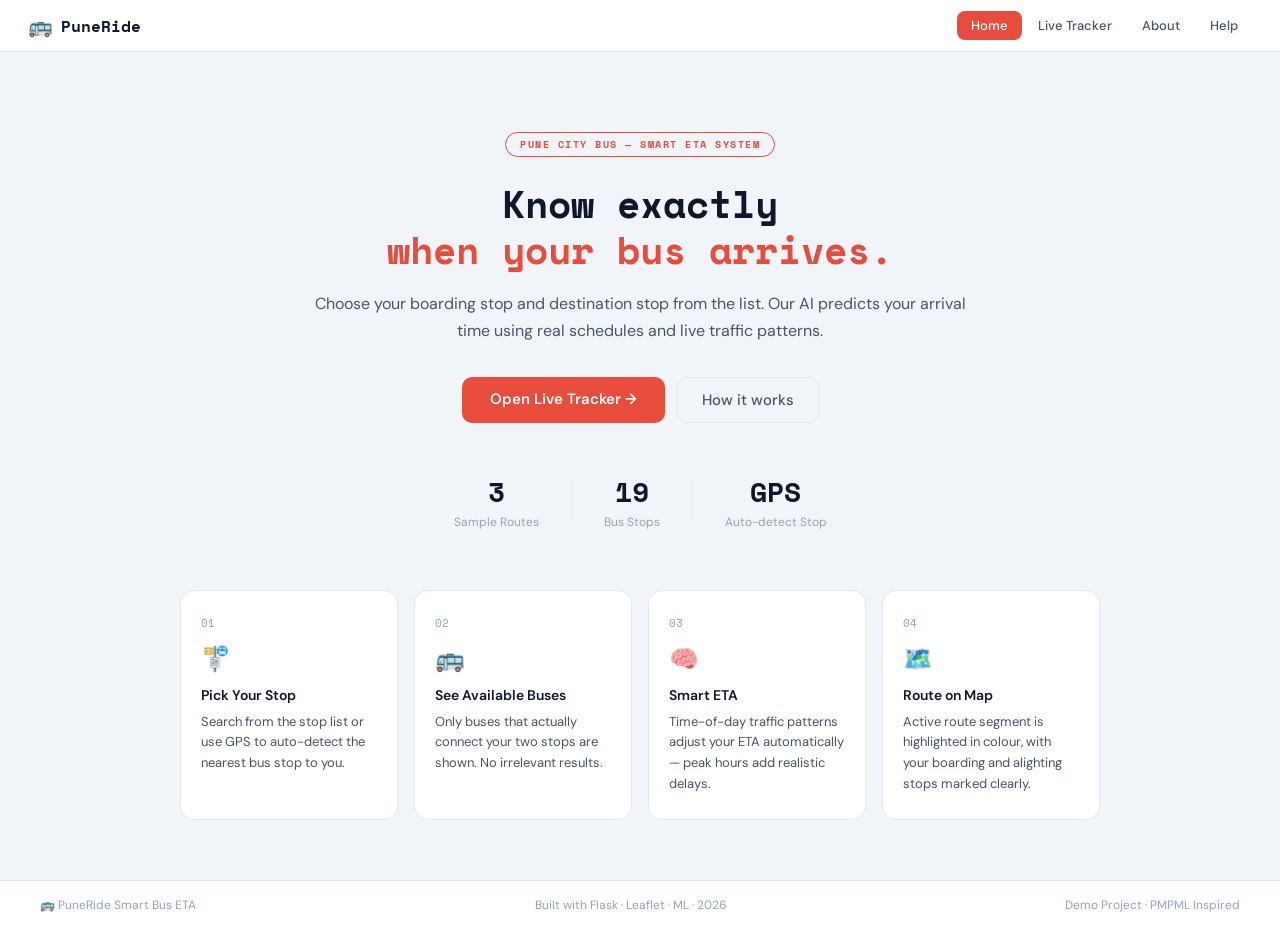
<file: index.html>
<!DOCTYPE html>
<html lang="en">
<head>
  <meta charset="UTF-8"/>
  <meta name="viewport" content="width=device-width, initial-scale=1.0"/>
  <title>PuneRide – Smart Bus ETA</title>
  <link rel="stylesheet" href="style.css"/>
  <link href="https://fonts.googleapis.com/css2?family=Space+Mono:wght@400;700&family=DM+Sans:wght@300;400;500;600&display=swap" rel="stylesheet"/>
</head>
<body>
<nav>
  <div class="logo"><span class="logo-icon">🚌</span> PuneRide</div>
  <div class="nav-links">
    <a href="index.html" class="active">Home</a>
    <a href="dashboard.html">Live Tracker</a>
    <a href="about.html">About</a>
    <a href="help.html">Help</a>
  </div>
</nav>

<section class="hero">
  <div class="hero-badge">PUNE CITY BUS — SMART ETA SYSTEM</div>
  <h1>Know exactly<br/><span class="accent">when your bus arrives.</span></h1>
  <p>Choose your boarding stop and destination stop from the list. Our AI predicts your arrival time using real schedules and live traffic patterns.</p>
  <div class="hero-btns">
    <a href="dashboard.html" class="btn-main">Open Live Tracker →</a>
    <a href="about.html" class="btn-ghost">How it works</a>
  </div>
  <div class="hero-stats">
    <div class="hs"><div class="hs-num">3</div><div class="hs-label">Sample Routes</div></div>
    <div class="hs-div"></div>
    <div class="hs"><div class="hs-num">19</div><div class="hs-label">Bus Stops</div></div>
    <div class="hs-div"></div>
    <div class="hs"><div class="hs-num">GPS</div><div class="hs-label">Auto-detect Stop</div></div>
  </div>
</section>

<section class="features">
  <div class="feat">
    <div class="feat-num">01</div>
    <div class="feat-icon">🚏</div>
    <h3>Pick Your Stop</h3>
    <p>Search from the stop list or use GPS to auto-detect the nearest bus stop to you.</p>
  </div>
  <div class="feat">
    <div class="feat-num">02</div>
    <div class="feat-icon">🚌</div>
    <h3>See Available Buses</h3>
    <p>Only buses that actually connect your two stops are shown. No irrelevant results.</p>
  </div>
  <div class="feat">
    <div class="feat-num">03</div>
    <div class="feat-icon">🧠</div>
    <h3>Smart ETA</h3>
    <p>Time-of-day traffic patterns adjust your ETA automatically — peak hours add realistic delays.</p>
  </div>
  <div class="feat">
    <div class="feat-num">04</div>
    <div class="feat-icon">🗺️</div>
    <h3>Route on Map</h3>
    <p>Active route segment is highlighted in colour, with your boarding and alighting stops marked clearly.</p>
  </div>
</section>

<footer>
  <div class="footer-inner">
    <span>🚌 PuneRide Smart Bus ETA</span>
    <span>Built with Flask · Leaflet · ML · 2026</span>
    <span>Demo Project · PMPML Inspired</span>
  </div>
</footer>
</body>
</html>
</file>
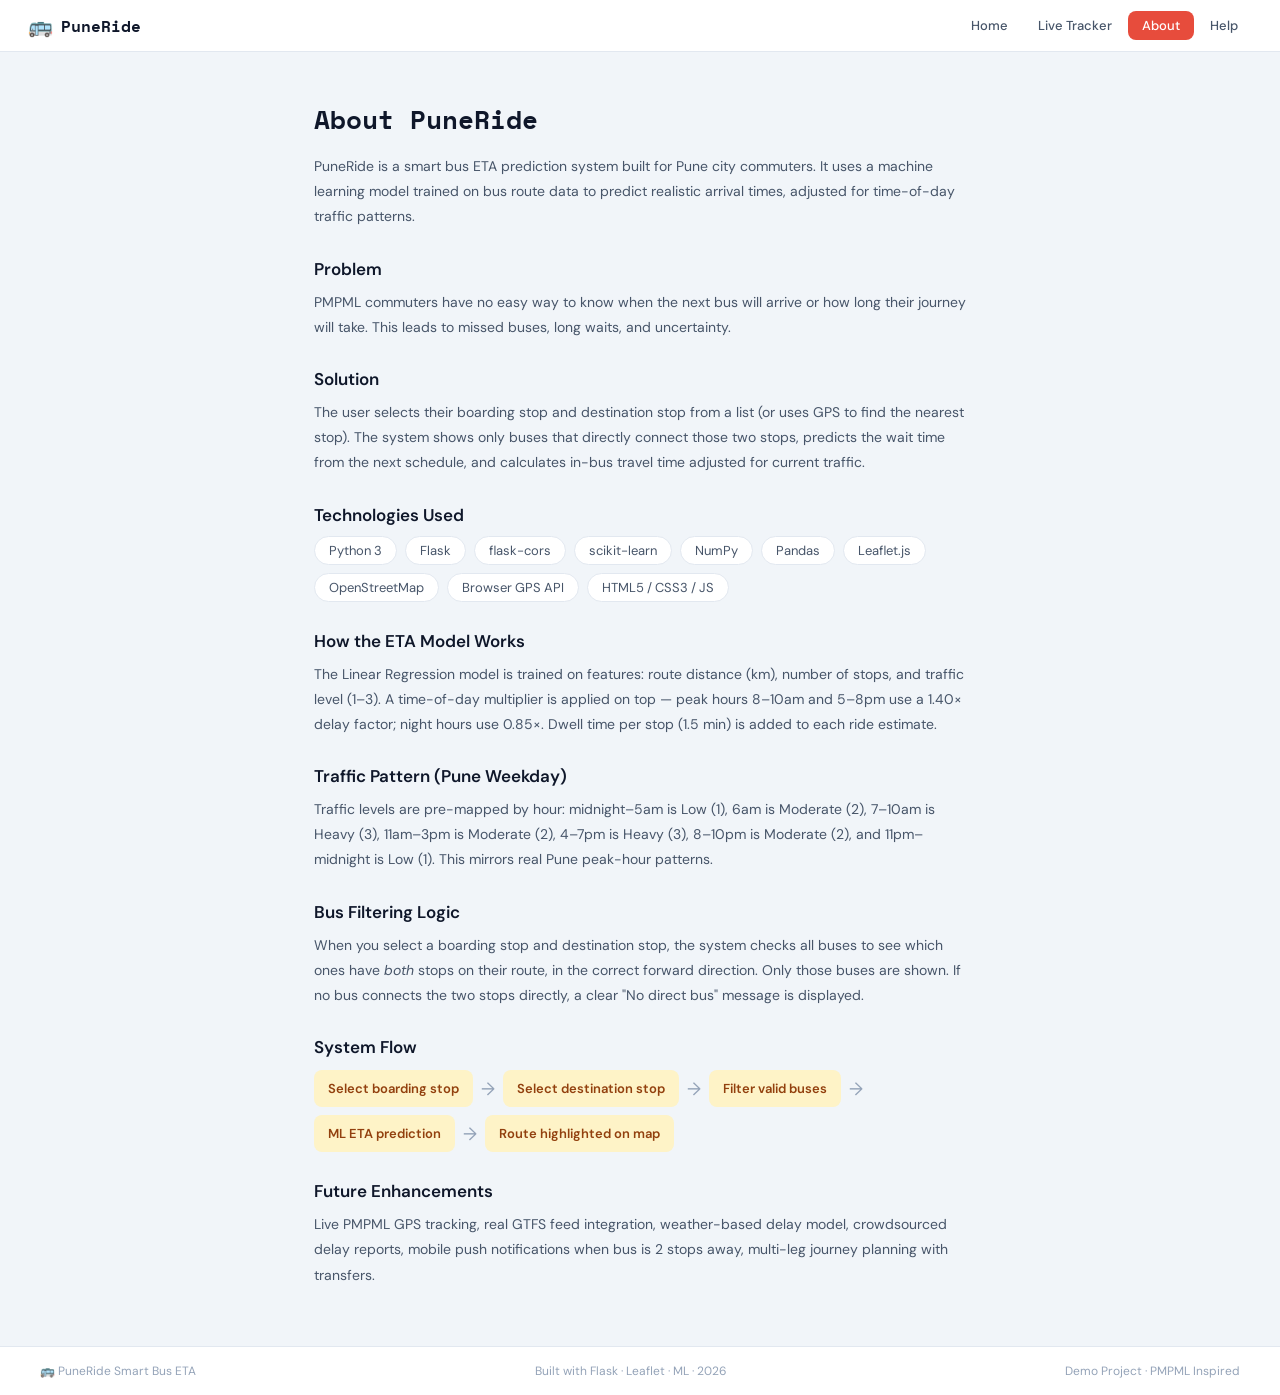
<file: about.html>
<!DOCTYPE html>
<html lang="en">
<head>
  <meta charset="UTF-8"/>
  <meta name="viewport" content="width=device-width, initial-scale=1.0"/>
  <title>About – PuneRide</title>
  <link rel="stylesheet" href="style.css"/>
  <link href="https://fonts.googleapis.com/css2?family=Space+Mono:wght@400;700&family=DM+Sans:wght@300;400;500;600&display=swap" rel="stylesheet"/>
</head>
<body>
<nav>
  <div class="logo"><span class="logo-icon">🚌</span> PuneRide</div>
  <div class="nav-links">
    <a href="index.html">Home</a>
    <a href="dashboard.html">Live Tracker</a>
    <a href="about.html" class="active">About</a>
    <a href="help.html">Help</a>
  </div>
</nav>
<div class="content-wrap">
  <h1>About PuneRide</h1>
  <p>PuneRide is a smart bus ETA prediction system built for Pune city commuters. It uses a machine learning model trained on bus route data to predict realistic arrival times, adjusted for time-of-day traffic patterns.</p>

  <h2>Problem</h2>
  <p>PMPML commuters have no easy way to know when the next bus will arrive or how long their journey will take. This leads to missed buses, long waits, and uncertainty.</p>

  <h2>Solution</h2>
  <p>The user selects their boarding stop and destination stop from a list (or uses GPS to find the nearest stop). The system shows only buses that directly connect those two stops, predicts the wait time from the next schedule, and calculates in-bus travel time adjusted for current traffic.</p>

  <h2>Technologies Used</h2>
  <div class="chips">
    <span class="chip">Python 3</span><span class="chip">Flask</span><span class="chip">flask-cors</span>
    <span class="chip">scikit-learn</span><span class="chip">NumPy</span><span class="chip">Pandas</span>
    <span class="chip">Leaflet.js</span><span class="chip">OpenStreetMap</span>
    <span class="chip">Browser GPS API</span><span class="chip">HTML5 / CSS3 / JS</span>
  </div>

  <h2>How the ETA Model Works</h2>
  <p>The Linear Regression model is trained on features: route distance (km), number of stops, and traffic level (1–3). A time-of-day multiplier is applied on top — peak hours 8–10am and 5–8pm use a 1.40× delay factor; night hours use 0.85×. Dwell time per stop (1.5 min) is added to each ride estimate.</p>

  <h2>Traffic Pattern (Pune Weekday)</h2>
  <p>Traffic levels are pre-mapped by hour: midnight–5am is Low (1), 6am is Moderate (2), 7–10am is Heavy (3), 11am–3pm is Moderate (2), 4–7pm is Heavy (3), 8–10pm is Moderate (2), and 11pm–midnight is Low (1). This mirrors real Pune peak-hour patterns.</p>

  <h2>Bus Filtering Logic</h2>
  <p>When you select a boarding stop and destination stop, the system checks all buses to see which ones have <em>both</em> stops on their route, in the correct forward direction. Only those buses are shown. If no bus connects the two stops directly, a clear "No direct bus" message is displayed.</p>

  <h2>System Flow</h2>
  <div class="flow">
    <div class="flow-step">Select boarding stop</div>
    <div class="flow-arrow">→</div>
    <div class="flow-step">Select destination stop</div>
    <div class="flow-arrow">→</div>
    <div class="flow-step">Filter valid buses</div>
    <div class="flow-arrow">→</div>
    <div class="flow-step">ML ETA prediction</div>
    <div class="flow-arrow">→</div>
    <div class="flow-step">Route highlighted on map</div>
  </div>

  <h2>Future Enhancements</h2>
  <p>Live PMPML GPS tracking, real GTFS feed integration, weather-based delay model, crowdsourced delay reports, mobile push notifications when bus is 2 stops away, multi-leg journey planning with transfers.</p>
</div>
<footer>
  <div class="footer-inner">
    <span>🚌 PuneRide Smart Bus ETA</span>
    <span>Built with Flask · Leaflet · ML · 2026</span>
    <span>Demo Project · PMPML Inspired</span>
  </div>
</footer>
</body>
</html>
</file>
<file: style.css>
/* =============================================
   PUNERIDE v2 — STYLES
============================================= */
:root {
  --brand:    #e74c3c;
  --brand-dk: #c0392b;
  --green:    #27ae60;
  --amber:    #f39c12;
  --text-1:   #0f172a;
  --text-2:   #475569;
  --text-3:   #94a3b8;
  --bg:       #f1f5f9;
  --surface:  #ffffff;
  --border:   #e2e8f0;
  --radius:   10px;
  --radius-lg:14px;
  --shadow:   0 2px 14px rgba(0,0,0,0.08);
}

* { box-sizing: border-box; margin: 0; padding: 0; }

body {
  font-family: 'DM Sans', sans-serif;
  background: var(--bg);
  color: var(--text-1);
  min-height: 100vh;
  display: flex;
  flex-direction: column;
}
.dashboard-body { overflow: hidden; height: 100vh; }
a { text-decoration: none; color: inherit; }

/* NAV */
nav {
  display: flex;
  align-items: center;
  justify-content: space-between;
  padding: 0 28px;
  height: 52px;
  background: var(--surface);
  border-bottom: 1px solid var(--border);
  flex-shrink: 0;
  z-index: 300;
  position: relative;
}
.logo {
  font-family: 'Space Mono', monospace;
  font-size: 16px;
  font-weight: 700;
  display: flex;
  align-items: center;
  gap: 8px;
}
.logo-icon { font-size: 20px; }
.nav-links { display: flex; gap: 2px; }
.nav-links a {
  padding: 6px 14px;
  border-radius: 8px;
  font-size: 13px;
  font-weight: 500;
  color: var(--text-2);
  transition: all 0.15s;
}
.nav-links a:hover { background: var(--bg); color: var(--text-1); }
.nav-links a.active { background: var(--brand); color: #fff; }

/* TRACKER LAYOUT */
.tracker-layout {
  display: grid;
  grid-template-columns: 360px 1fr;
  height: calc(100vh - 52px);
  overflow: hidden;
}

/* LEFT PANEL */
.left-panel {
  background: var(--surface);
  border-right: 1px solid var(--border);
  overflow-y: auto;
}

.panel-section {
  padding: 18px 18px;
  border-bottom: 1px solid var(--border);
}
.panel-section.hidden { display: none; }

.step-header {
  display: flex;
  align-items: center;
  gap: 10px;
  margin-bottom: 14px;
  font-size: 14px;
  font-weight: 600;
}
.step-badge {
  width: 22px; height: 22px;
  background: var(--brand);
  color: #fff;
  border-radius: 50%;
  display: flex; align-items: center; justify-content: center;
  font-size: 11px; font-weight: 700; flex-shrink: 0;
}

/* Search */
.search-wrap {
  display: flex;
  gap: 8px;
  margin-bottom: 10px;
}
.search-wrap input {
  flex: 1;
  padding: 9px 12px;
  border: 1px solid var(--border);
  border-radius: var(--radius);
  font-size: 14px;
  font-family: 'DM Sans', sans-serif;
  color: var(--text-1);
  background: var(--bg);
  outline: none;
}
.search-wrap input:focus { border-color: var(--brand); background: #fff; }

.gps-btn {
  padding: 8px 12px;
  border: 1px solid var(--border);
  border-radius: var(--radius);
  background: var(--surface);
  font-size: 12px;
  font-weight: 600;
  color: var(--text-2);
  cursor: pointer;
  white-space: nowrap;
  transition: all 0.15s;
  font-family: 'DM Sans', sans-serif;
}
.gps-btn:hover { background: var(--bg); color: var(--text-1); }

/* Stop list */
.stop-list {
  max-height: 340px;
  overflow-y: auto;
}
.stop-item {
  display: flex;
  align-items: center;
  gap: 10px;
  padding: 10px 12px;
  border-radius: var(--radius);
  cursor: pointer;
  transition: background 0.12s;
  border: 1px solid transparent;
}
.stop-item:hover { background: var(--bg); border-color: var(--border); }
.stop-icon { font-size: 18px; flex-shrink: 0; }
.stop-name { font-size: 13px; font-weight: 500; color: var(--text-1); }
.stop-routes { font-size: 11px; color: var(--text-3); margin-top: 2px; }
.no-stops { padding: 16px 12px; font-size: 13px; color: var(--text-3); text-align: center; }

/* Selected stop row */
.selected-stop-row {
  display: flex;
  align-items: center;
  gap: 10px;
  background: var(--bg);
  border: 1px solid var(--border);
  border-radius: var(--radius);
  padding: 10px 12px;
}
.sel-dot {
  width: 12px; height: 12px;
  border-radius: 50%;
  flex-shrink: 0;
}
.sel-label { font-size: 11px; color: var(--text-3); }
.sel-name { font-size: 13px; font-weight: 600; color: var(--text-1); }
.change-btn {
  margin-left: auto;
  font-size: 12px;
  color: var(--brand);
  background: none;
  border: none;
  cursor: pointer;
  font-weight: 600;
  font-family: 'DM Sans', sans-serif;
}
.change-btn:hover { text-decoration: underline; }

/* Bus Cards */
.bus-card {
  border: 1.5px solid var(--border);
  border-radius: var(--radius-lg);
  margin-bottom: 10px;
  overflow: hidden;
  transition: border-color 0.15s;
  position: relative;
}
.bus-card.best  { border-color: var(--brand); }
.bus-card.selected-card { border-color: var(--brand); box-shadow: 0 0 0 3px rgba(231,76,60,0.12); }
.best-badge {
  position: absolute; top: 8px; right: 8px;
  background: var(--brand); color: #fff;
  font-size: 10px; font-weight: 700;
  padding: 2px 8px; border-radius: 99px;
}
.bus-card-top {
  display: flex; align-items: center; gap: 12px;
  padding: 14px;
}
.bus-number {
  width: 44px; height: 44px;
  border-radius: 10px;
  color: #fff;
  font-family: 'Space Mono', monospace;
  font-size: 14px; font-weight: 700;
  display: flex; align-items: center; justify-content: center;
  flex-shrink: 0;
}
.bus-info { flex: 1; }
.bus-name  { font-size: 13px; font-weight: 600; }
.bus-meta  { font-size: 11px; color: var(--text-3); margin-top: 2px; }
.bus-eta-mini { text-align: right; }
.eta-mins {
  font-family: 'Space Mono', monospace;
  font-size: 22px; font-weight: 700;
}
.eta-mins span { font-size: 11px; font-weight: 400; color: var(--text-3); margin-left: 2px; }
.eta-arrive { font-size: 11px; color: var(--text-3); }

.bus-breakdown {
  border-top: 1px solid var(--border);
  padding: 8px 14px;
  background: var(--bg);
}
.bk-row {
  display: flex; gap: 8px; align-items: flex-start;
  font-size: 12px; color: var(--text-2);
  padding: 3px 0;
}
.bk-icon { flex-shrink: 0; }

.btn-select-bus {
  width: 100%; padding: 10px;
  background: var(--text-1); color: #fff;
  border: none; font-family: 'DM Sans', sans-serif;
  font-size: 13px; font-weight: 600;
  cursor: pointer; transition: background 0.15s;
}
.btn-select-bus:hover { background: #1e293b; }

/* No bus message */
.no-bus-msg {
  text-align: center;
  padding: 28px 16px;
  background: var(--bg);
  border: 1.5px dashed var(--border);
  border-radius: var(--radius-lg);
}
.no-bus-icon { font-size: 36px; margin-bottom: 10px; }
.no-bus-title { font-size: 16px; font-weight: 700; color: var(--text-1); margin-bottom: 8px; }
.no-bus-sub { font-size: 13px; color: var(--text-2); line-height: 1.6; }

/* ETA Panel */
.eta-hero {
  display: flex; align-items: center; justify-content: space-between;
  background: var(--brand); color: #fff;
  border-radius: var(--radius-lg);
  padding: 18px 20px; margin-bottom: 16px;
}
.eta-big {
  font-family: 'Space Mono', monospace;
  font-size: 52px; font-weight: 700; line-height: 1;
}
.eta-unit { font-size: 13px; opacity: 0.8; margin-top: 4px; }
.eta-arrive-box { text-align: right; }
.eta-arrive-label { font-size: 11px; opacity: 0.75; }
.eta-arrive-time {
  font-family: 'Space Mono', monospace;
  font-size: 28px; font-weight: 700; margin-top: 4px;
}

.journey-timeline { margin-bottom: 14px; }
.tl-step { display: flex; align-items: flex-start; gap: 12px; padding: 8px 0; }
.tl-dot { width: 12px; height: 12px; border-radius: 50%; flex-shrink: 0; margin-top: 4px; }
.tl-content { flex: 1; }
.tl-title { font-size: 13px; font-weight: 600; }
.tl-sub { font-size: 12px; color: var(--text-3); margin-top: 2px; }
.tl-time {
  font-family: 'Space Mono', monospace;
  font-size: 13px; font-weight: 700; white-space: nowrap;
}
.tl-line { width: 1px; height: 14px; background: var(--border); margin-left: 5px; }

.traffic-info-row {
  display: flex; align-items: center; justify-content: space-between;
  padding: 10px 12px;
  border: 1.5px solid;
  border-radius: 8px;
  font-size: 13px; font-weight: 600;
  margin-bottom: 14px;
}

.btn-reset {
  width: 100%; padding: 10px;
  background: transparent;
  border: 1px solid var(--border);
  border-radius: var(--radius);
  font-family: 'DM Sans', sans-serif;
  font-size: 13px; color: var(--text-2);
  cursor: pointer; transition: all 0.15s;
}
.btn-reset:hover { background: var(--bg); color: var(--text-1); }

/* MAP */
.map-container { position: relative; height: 100%; }
#map { width: 100%; height: 100%; }

.map-legend {
  position: absolute; bottom: 24px; left: 14px;
  background: rgba(255,255,255,0.96);
  border: 1px solid var(--border);
  border-radius: 10px;
  padding: 10px 14px;
  display: flex; flex-direction: column; gap: 6px;
  z-index: 400; box-shadow: var(--shadow);
}
.leg-item { display: flex; align-items: center; gap: 8px; font-size: 12px; color: var(--text-2); }
.leg-dot { width: 10px; height: 10px; border-radius: 50%; }
.leg-line { width: 20px; height: 4px; background: var(--brand); border-radius: 2px; }

.traffic-badge {
  position: absolute; top: 14px; right: 14px;
  color: #fff; border-radius: 99px;
  padding: 6px 16px; font-size: 12px; font-weight: 700;
  z-index: 400; box-shadow: var(--shadow);
  font-family: 'DM Sans', sans-serif;
}

/* LANDING */
.hero {
  text-align: center; padding: 80px 24px 60px;
  max-width: 720px; margin: 0 auto;
}
.hero-badge {
  display: inline-block;
  font-family: 'Space Mono', monospace;
  font-size: 10px; font-weight: 700;
  letter-spacing: 0.15em; color: var(--brand);
  border: 1px solid var(--brand);
  border-radius: 99px; padding: 4px 14px; margin-bottom: 24px;
}
.hero h1 {
  font-family: 'Space Mono', monospace;
  font-size: 38px; font-weight: 700; line-height: 1.2;
  margin-bottom: 18px;
}
.hero h1 .accent { color: var(--brand); }
.hero p { font-size: 16px; color: var(--text-2); line-height: 1.7; margin-bottom: 32px; }
.hero-btns { display: flex; gap: 12px; justify-content: center; margin-bottom: 48px; }
.btn-main {
  display: inline-block; background: var(--brand); color: #fff;
  padding: 12px 28px; border-radius: var(--radius);
  font-size: 15px; font-weight: 600; transition: background 0.2s;
}
.btn-main:hover { background: var(--brand-dk); }
.btn-ghost {
  display: inline-block; background: transparent; color: var(--text-2);
  padding: 12px 24px; border: 1px solid var(--border);
  border-radius: var(--radius); font-size: 15px; font-weight: 500;
}
.btn-ghost:hover { background: var(--surface); }
.hero-stats { display: flex; align-items: center; justify-content: center; gap: 32px; }
.hs { text-align: center; }
.hs-num { font-family: 'Space Mono', monospace; font-size: 28px; font-weight: 700; }
.hs-label { font-size: 12px; color: var(--text-3); margin-top: 2px; }
.hs-div { width: 1px; height: 40px; background: var(--border); }

.features {
  display: grid; grid-template-columns: repeat(4,1fr);
  gap: 16px; padding: 0 40px 60px;
  max-width: 1000px; margin: 0 auto; width: 100%;
}
.feat {
  background: var(--surface);
  border: 1px solid var(--border);
  border-radius: var(--radius-lg);
  padding: 24px 20px;
}
.feat-num { font-family: 'Space Mono', monospace; font-size: 11px; color: var(--text-3); margin-bottom: 12px; }
.feat-icon { font-size: 24px; margin-bottom: 12px; }
.feat h3 { font-size: 14px; font-weight: 600; margin-bottom: 8px; }
.feat p { font-size: 13px; color: var(--text-2); line-height: 1.6; }

/* ABOUT / HELP */
.content-wrap { max-width: 700px; margin: 0 auto; padding: 48px 24px; flex: 1; }
.content-wrap h1 {
  font-family: 'Space Mono', monospace;
  font-size: 26px; font-weight: 700; margin-bottom: 16px;
}
.content-wrap h2 { font-size: 17px; font-weight: 600; margin: 28px 0 10px; }
.content-wrap p { font-size: 14px; color: var(--text-2); line-height: 1.8; margin-bottom: 10px; }
.content-wrap code {
  background: var(--bg); border: 1px solid var(--border);
  padding: 2px 6px; border-radius: 4px; font-size: 13px;
}
.chips { display: flex; flex-wrap: wrap; gap: 8px; margin-bottom: 10px; }
.chip {
  background: var(--surface); border: 1px solid var(--border);
  border-radius: 99px; padding: 5px 14px; font-size: 13px; color: var(--text-2);
}
.flow { display: flex; flex-wrap: wrap; align-items: center; gap: 8px; margin-top: 12px; }
.flow-step { background: #fef3c7; color: #92400e; padding: 10px 14px; border-radius: 8px; font-size: 13px; font-weight: 600; }
.flow-arrow { font-size: 18px; color: var(--text-3); }

.faq {
  border: 1px solid var(--border); border-radius: var(--radius);
  margin-bottom: 10px; overflow: hidden; background: var(--surface);
}
.faq-q {
  padding: 15px 18px; font-size: 14px; font-weight: 600;
  cursor: pointer; display: flex; justify-content: space-between; align-items: center;
}
.faq-q:hover { background: var(--bg); }
.arrow { font-size: 18px; color: var(--text-3); }
.faq-a { padding: 12px 18px 15px; font-size: 13px; color: var(--text-2); line-height: 1.7; border-top: 1px solid var(--border); }

/* FOOTER */
footer { padding: 16px 28px; border-top: 1px solid var(--border); background: var(--surface); margin-top: auto; }
.footer-inner {
  display: flex; justify-content: space-between;
  font-size: 12px; color: var(--text-3);
  max-width: 1200px; margin: 0 auto;
}

/* RESPONSIVE */
@media (max-width: 900px) {
  .tracker-layout { grid-template-columns: 1fr; grid-template-rows: auto 420px; }
  .features { grid-template-columns: repeat(2,1fr); }
  .hero h1 { font-size: 26px; }
  .footer-inner { flex-direction: column; gap: 4px; text-align: center; }
}
@media (max-width: 600px) {
  .features { grid-template-columns: 1fr; padding: 0 20px 40px; }
  nav { padding: 0 16px; }
  .nav-links a { padding: 5px 10px; font-size: 12px; }
}
</file>
